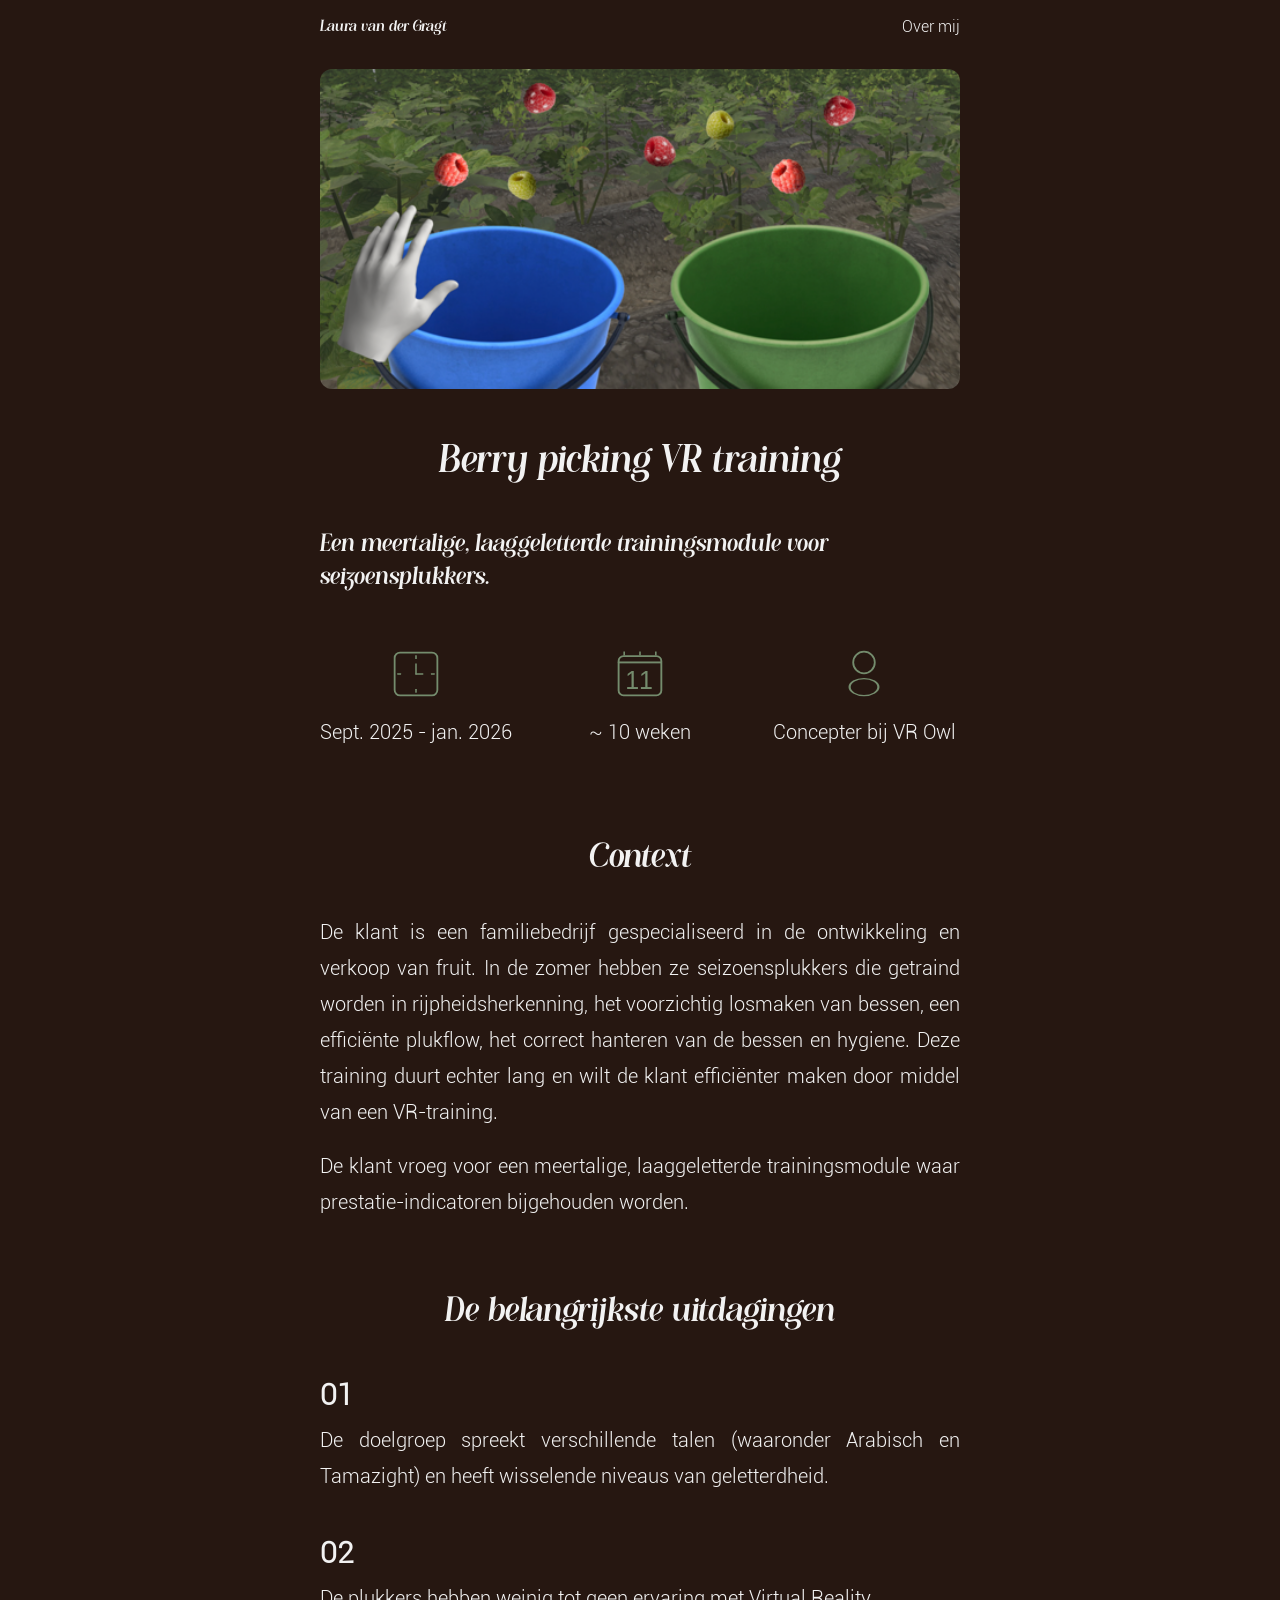
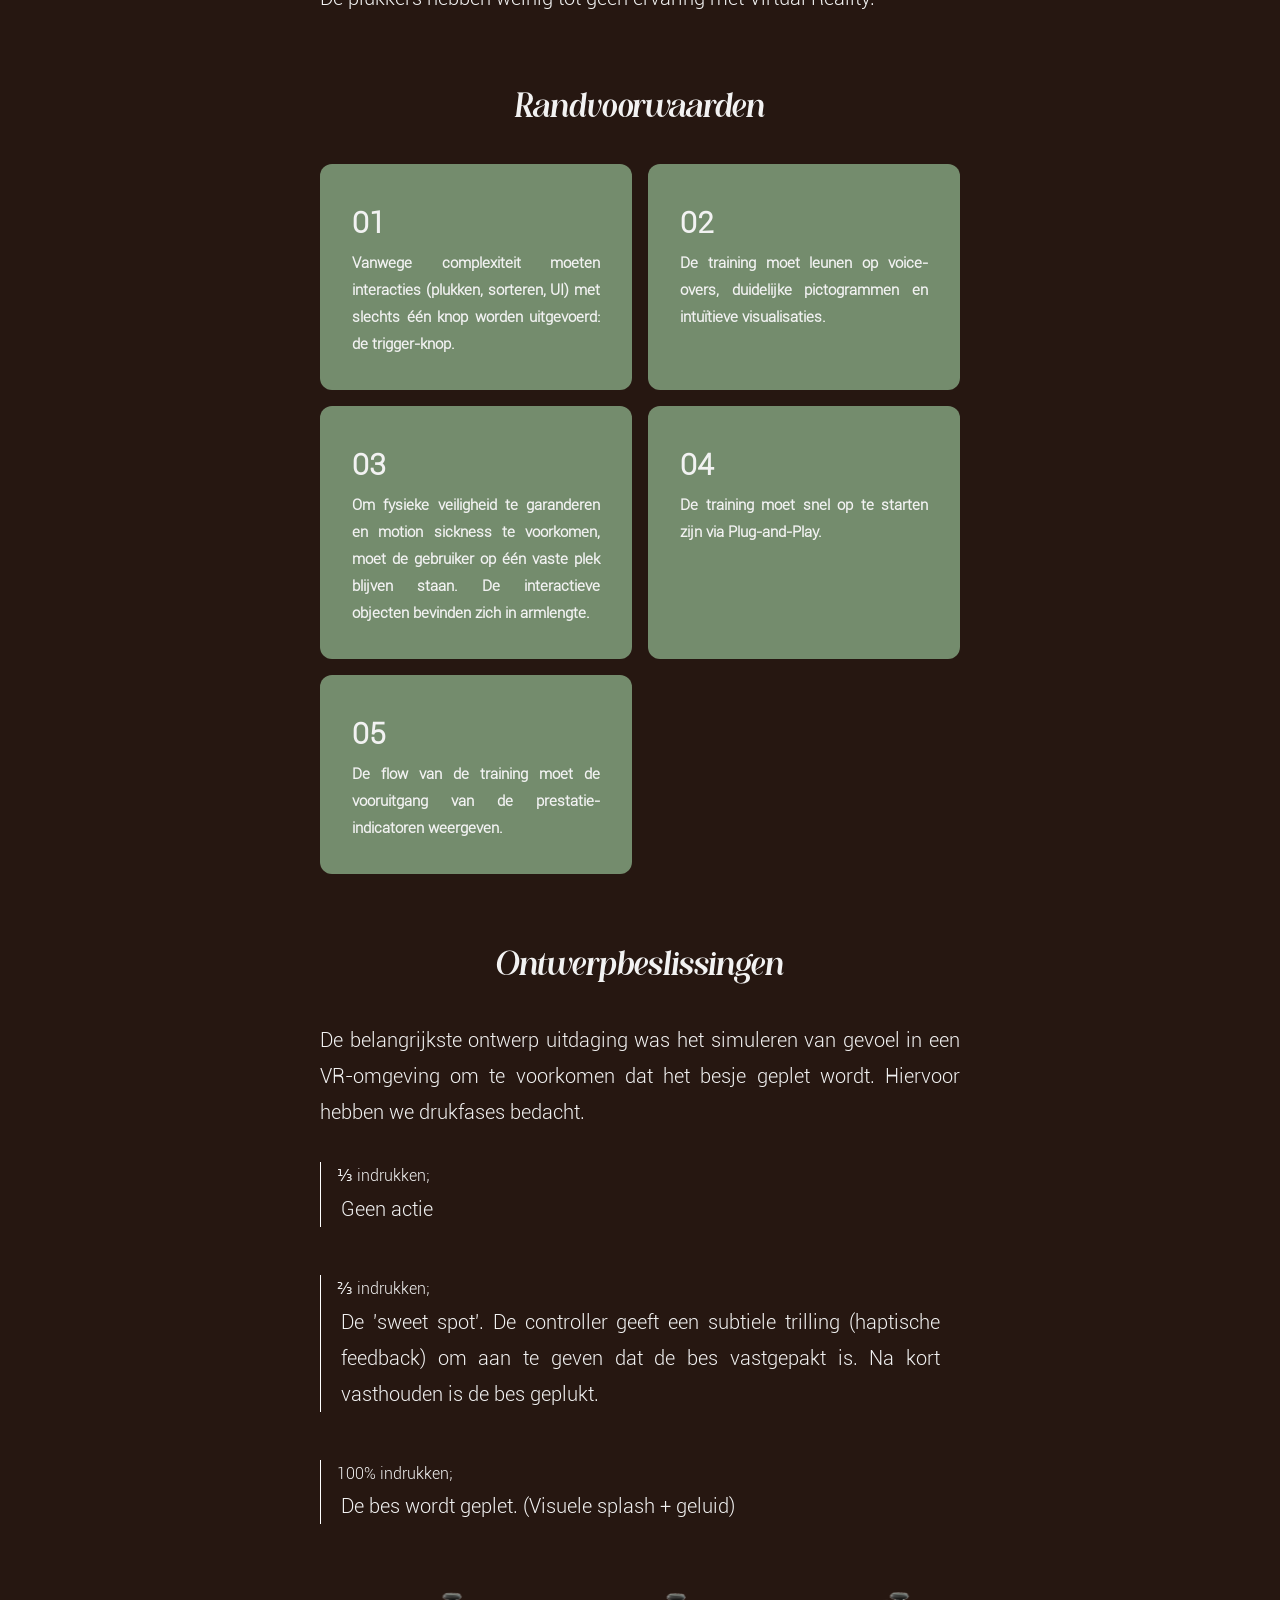
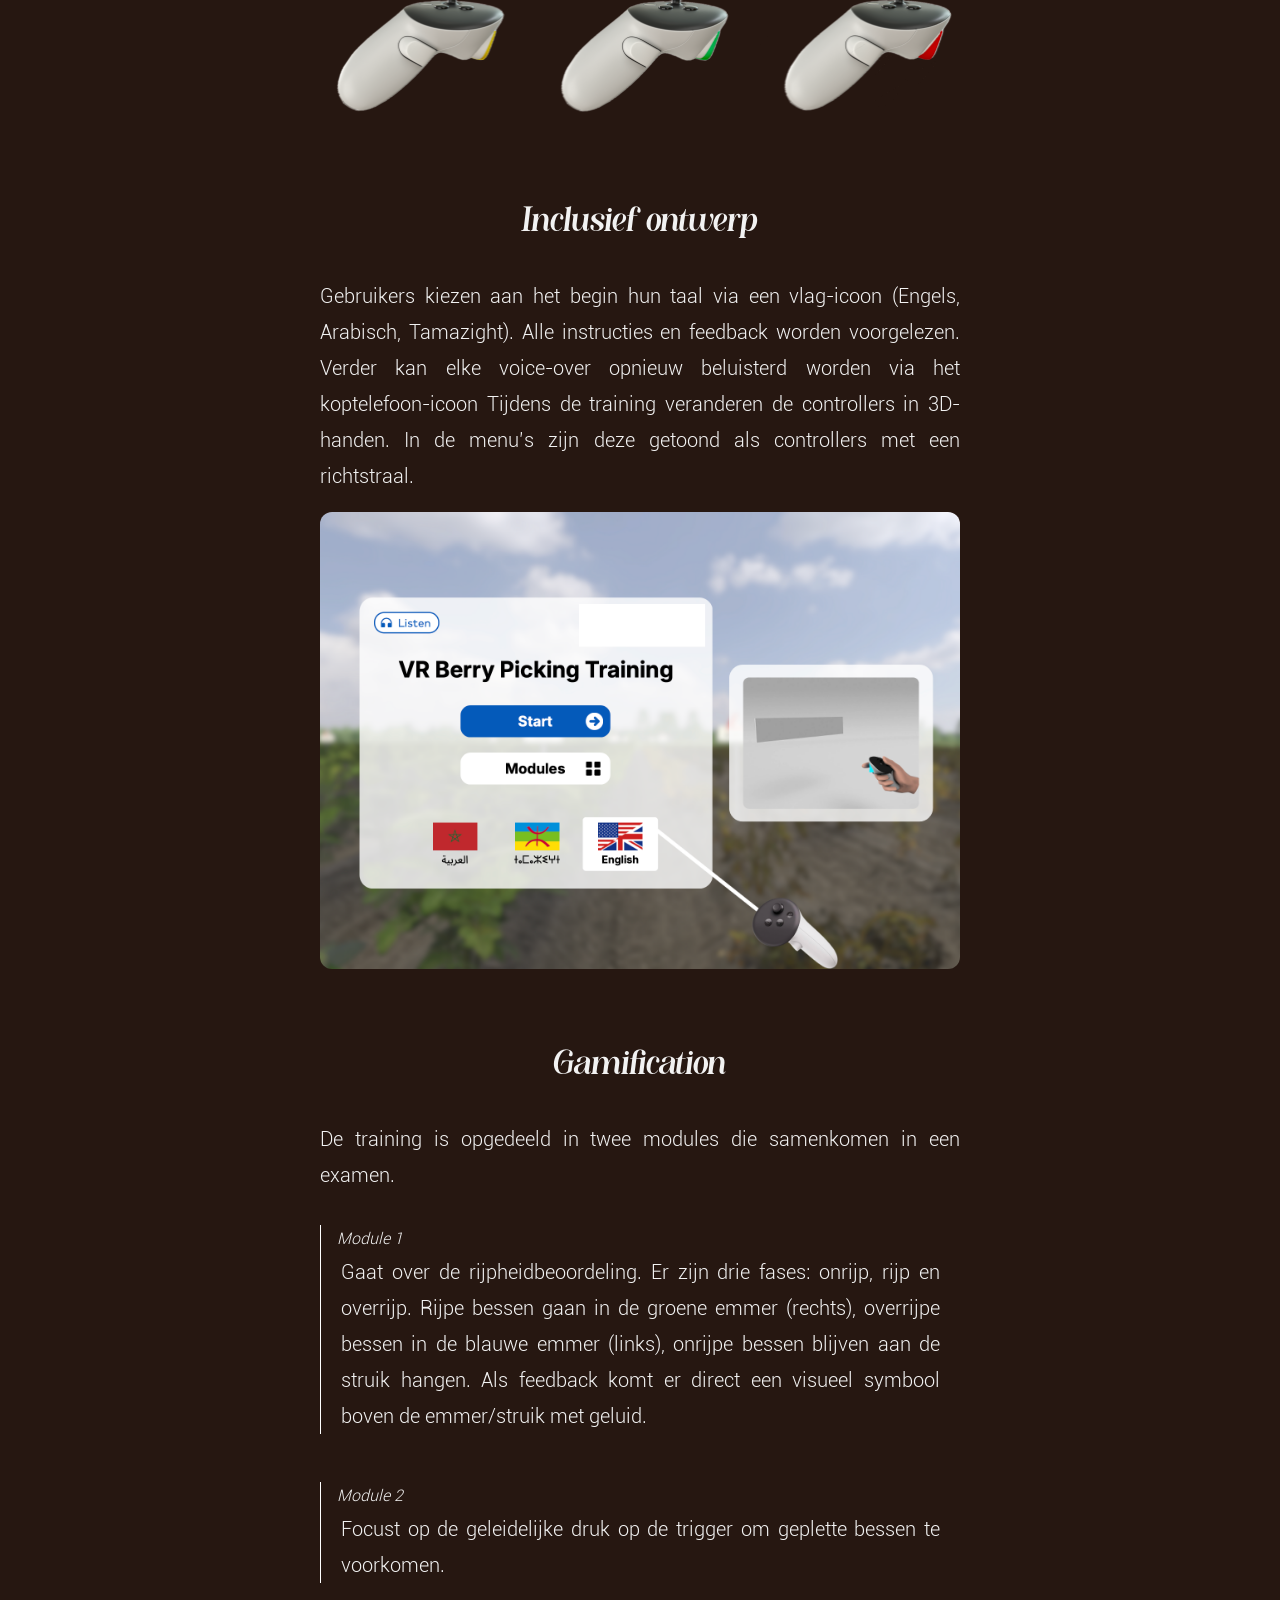
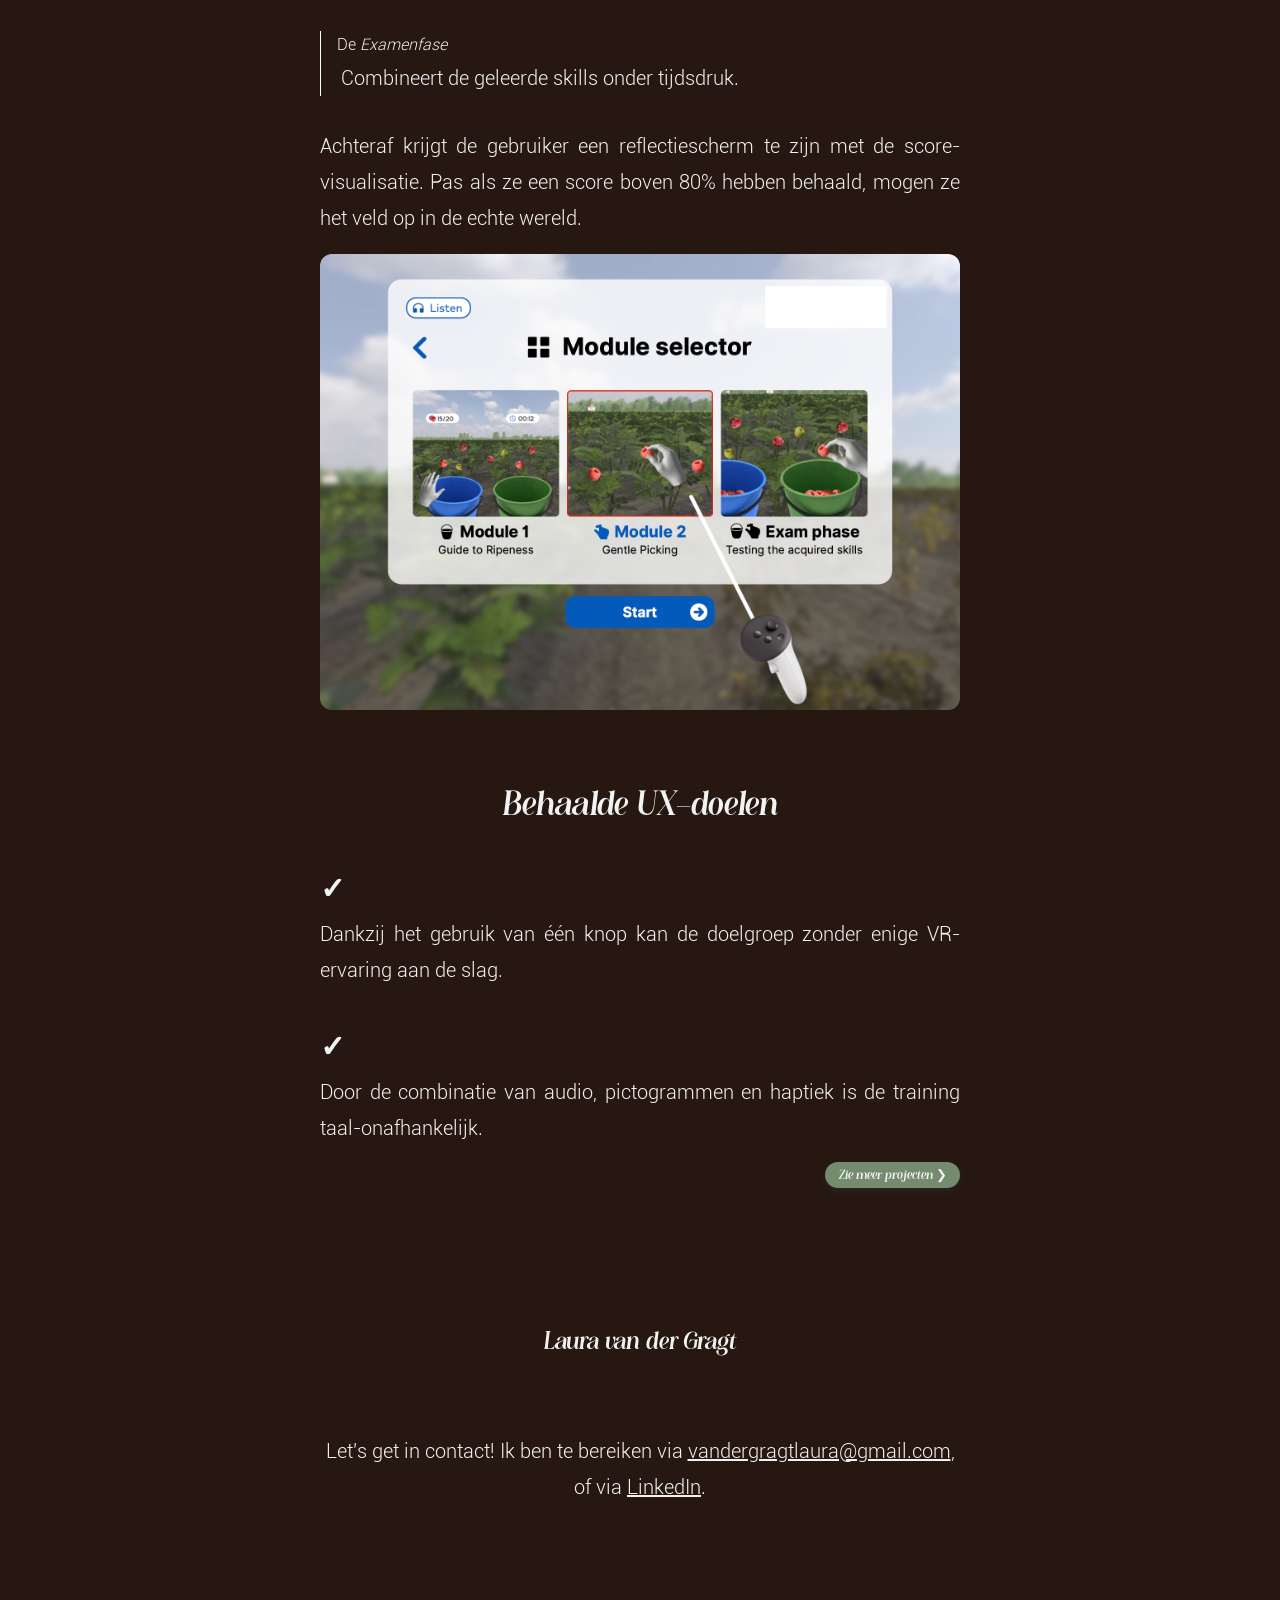
<file: html/berrypicking.html>
<!DOCTYPE html>
<html lang="nl">

<head>
    <title>Berry picking VR training - Laura van der Gragt</title>

    <meta charset="UTF-8">

    <link rel="stylesheet" type="text/css" href="../css/style.css">
    <link rel="stylesheet" type="text/css" href="../css/projecten.css">

    <meta name="viewport" content="width=device-width, initial-scale=1" />
</head>

<body>
    <header>
        <nav>
            <a href="../index.html">Laura van der Gragt</a>
            <ul>
                <li>
                    <a href="../index.html#about">Over mij</a>
                </li>
            </ul>   
        </nav>
    </header>

    <main>
        
        <section>
            <img src="../img/berrypicking-2.png" alt="Afbeelding van project">
            <h1>Berry picking VR training</h1>
        </section>

        <h2>Een meertalige, laaggeletterde trainingsmodule voor seizoensplukkers.</h2>

        <!-- Informatie case zoals tijd, wanneer en welke rol -->
        <ul>
            <li>
                <img src="../img/icons-2026/clock.svg" alt="klok icoon">
                <p>Sept. 2025 - jan. 2026</p>
            </li>
            <li>
                <img src="../img/icons-2026/calendar.svg" alt="kalender icoon">
                <p>~ 10 weken</p>
            </li>
            <li>
                <img src="../img/icons-2026/role.svg" alt="persoon icoon">
                <p>Concepter bij VR Owl</p>
            </li>
        </ul>

        <section>
            <h3>Context</h3>

            <p>De klant is een familiebedrijf gespecialiseerd in de ontwikkeling en verkoop van fruit. In de zomer hebben ze seizoensplukkers die getraind worden in rijpheidsherkenning, het voorzichtig losmaken van bessen, een efficiënte plukflow, het correct hanteren van de bessen en hygiene. Deze training duurt echter lang en wilt de klant efficiënter maken door middel van een VR-training.</p>
            <br>
            <p>De klant vroeg voor een meertalige, laaggeletterde trainingsmodule waar prestatie-indicatoren bijgehouden worden. </p>           
        </section>

        <section>
            <h3>De belangrijkste uitdagingen</h3>

            <ul class="ul-nummer">
                <li>
                    <p class="nummer">01</p>
                    <p>De doelgroep spreekt verschillende talen (waaronder Arabisch en Tamazight) en heeft wisselende niveaus van geletterdheid. </p>
                </li>
                <li>
                    <p class="nummer">02</p>
                    <p>De plukkers hebben weinig tot geen ervaring met Virtual Reality.</p>
                </li>
            </ul>

        </section>

        <section>
            <h3>Randvoorwaarden</h3>

            <ul class="bulletpoints">
                <li>
                    <p class="nummer">01</p>
                    <p>Vanwege complexiteit moeten interacties (plukken, sorteren, UI) met slechts één knop worden uitgevoerd: de trigger-knop.</p>
                </li>
                <li>
                    <p class="nummer">02</p>
                    <p>De training moet leunen op voice-overs, duidelijke pictogrammen en intuïtieve visualisaties.</p> 
                </li>
                <li>
                    <p class="nummer">03</p>
                    <p>Om fysieke veiligheid te garanderen en motion sickness te voorkomen, moet de gebruiker op één vaste plek blijven staan. De interactieve objecten bevinden zich in armlengte.</p>
                </li>
                <li>
                    <p class="nummer">04</p>
                    <p>De training moet snel op te starten zijn via Plug-and-Play.</p>
                </li>
                <li>
                    <p class="nummer">05</p>
                    <p>De flow van de training moet de vooruitgang van de prestatie-indicatoren weergeven.</p>
                </li>
            </ul>
                
        </section>


        <section>
            <h3>Ontwerpbeslissingen</h3>

            <p>De belangrijkste ontwerp uitdaging was het simuleren van gevoel in een VR-omgeving om te voorkomen dat het besje geplet wordt. Hiervoor hebben we drukfases bedacht.</p>
            
            <ul class="fases">
                <li>
                    <p>&#8531; indrukken; </p>
                    <p>Geen actie</p>
                </li>
                <li>
                    <p>&#8532; indrukken; </p>
                    <p>De 'sweet spot'. De controller geeft een subtiele trilling (haptische feedback) om aan te geven dat de bes vastgepakt is. Na kort vasthouden is de bes geplukt.</p>           
                </li>
                <li>
                    <p>100% indrukken;</p>
                    <p>De bes wordt geplet. (Visuele splash + geluid)</p>
                </li>
            </ul>
            
            <img src="../img/berrypicking/drukfases.png" alt="De drukfases visueel weergeven">
        </section>

        <section>
            <h3>Inclusief ontwerp</h3>
            <p>Gebruikers kiezen aan het begin hun taal via een vlag-icoon (Engels, Arabisch, Tamazight). Alle instructies en feedback worden voorgelezen. Verder kan elke voice-over  opnieuw beluisterd worden via het koptelefoon-icoon Tijdens de training veranderen de controllers in 3D-handen. In de menu’s zijn deze getoond als controllers met een richtstraal.</p>
            <br>
            <img src="../img/berrypicking/taalselector.png" alt="Beginpagina van de training, waar de gebruiker kan kiezen tussen talen met een instructievideo rechts.">
        </section>

        <section>
            <h3>Gamification</h3>
            <p>De training is opgedeeld in twee modules die samenkomen in een examen.</p>
            <ul class="fases">
                <li>
                    <p><i>Module 1</i></p>
                    <p>Gaat over de rijpheidbeoordeling. Er zijn drie fases: onrijp, rijp en overrijp. Rijpe bessen gaan in de groene emmer (rechts), overrijpe bessen in de blauwe emmer (links), onrijpe bessen blijven aan de struik hangen. Als feedback komt er direct een visueel symbool boven de emmer/struik met geluid.</p>
                </li>
                <li>
                    <p><i>Module 2 </i></p>
                    <p>Focust op de geleidelijke druk op de trigger om geplette bessen te voorkomen.</p>
                </li>
                <li>
                    <p>De <i>Examenfase</i></p>
                    <p>Combineert de geleerde skills onder tijdsdruk.</p>
                </li>
            </ul>
            
            <p>Achteraf krijgt de gebruiker een reflectiescherm te zijn met de score-visualisatie. Pas als ze een score boven 80% hebben behaald, mogen ze het veld op in de echte wereld.</p>
            <br>
            <img src="../img/berrypicking/moduleselector.png" alt="De UI van de module selector. Er zijn afbeeldingen te zien van iedere module. De middelste is geselecteerd.">
        </section>

        <section>
            <h3>Behaalde UX-doelen</h3>
            <ul class="ul-nummer">
                <li>
                    <p class="nummer">&checkmark;</p>
                    <p>Dankzij het gebruik van één knop kan de doelgroep zonder enige VR-ervaring aan de slag.</p>
                </li>
                <li>
                    <p class="nummer">&checkmark;</p>
                    <p>Door de combinatie van audio, pictogrammen en haptiek is de training taal-onafhankelijk.</p>
                </li>
            </ul>
        </section>
    </main>

    <a href="./bullseye.html" class="button-container">Zie meer projecten &#10095;</a>

    <footer>
        <h2>Laura van der Gragt</h2>
         <p>Let's get in contact! Ik ben te bereiken via <a href= "mailto: vandergragtlaura@gmail.com"> vandergragtlaura@gmail.com</a>, of via <a href="https://www.linkedin.com/in/laura-van-der-gragt/" target="_blank">LinkedIn</a>.</p>
    </footer>


</body>
</file>
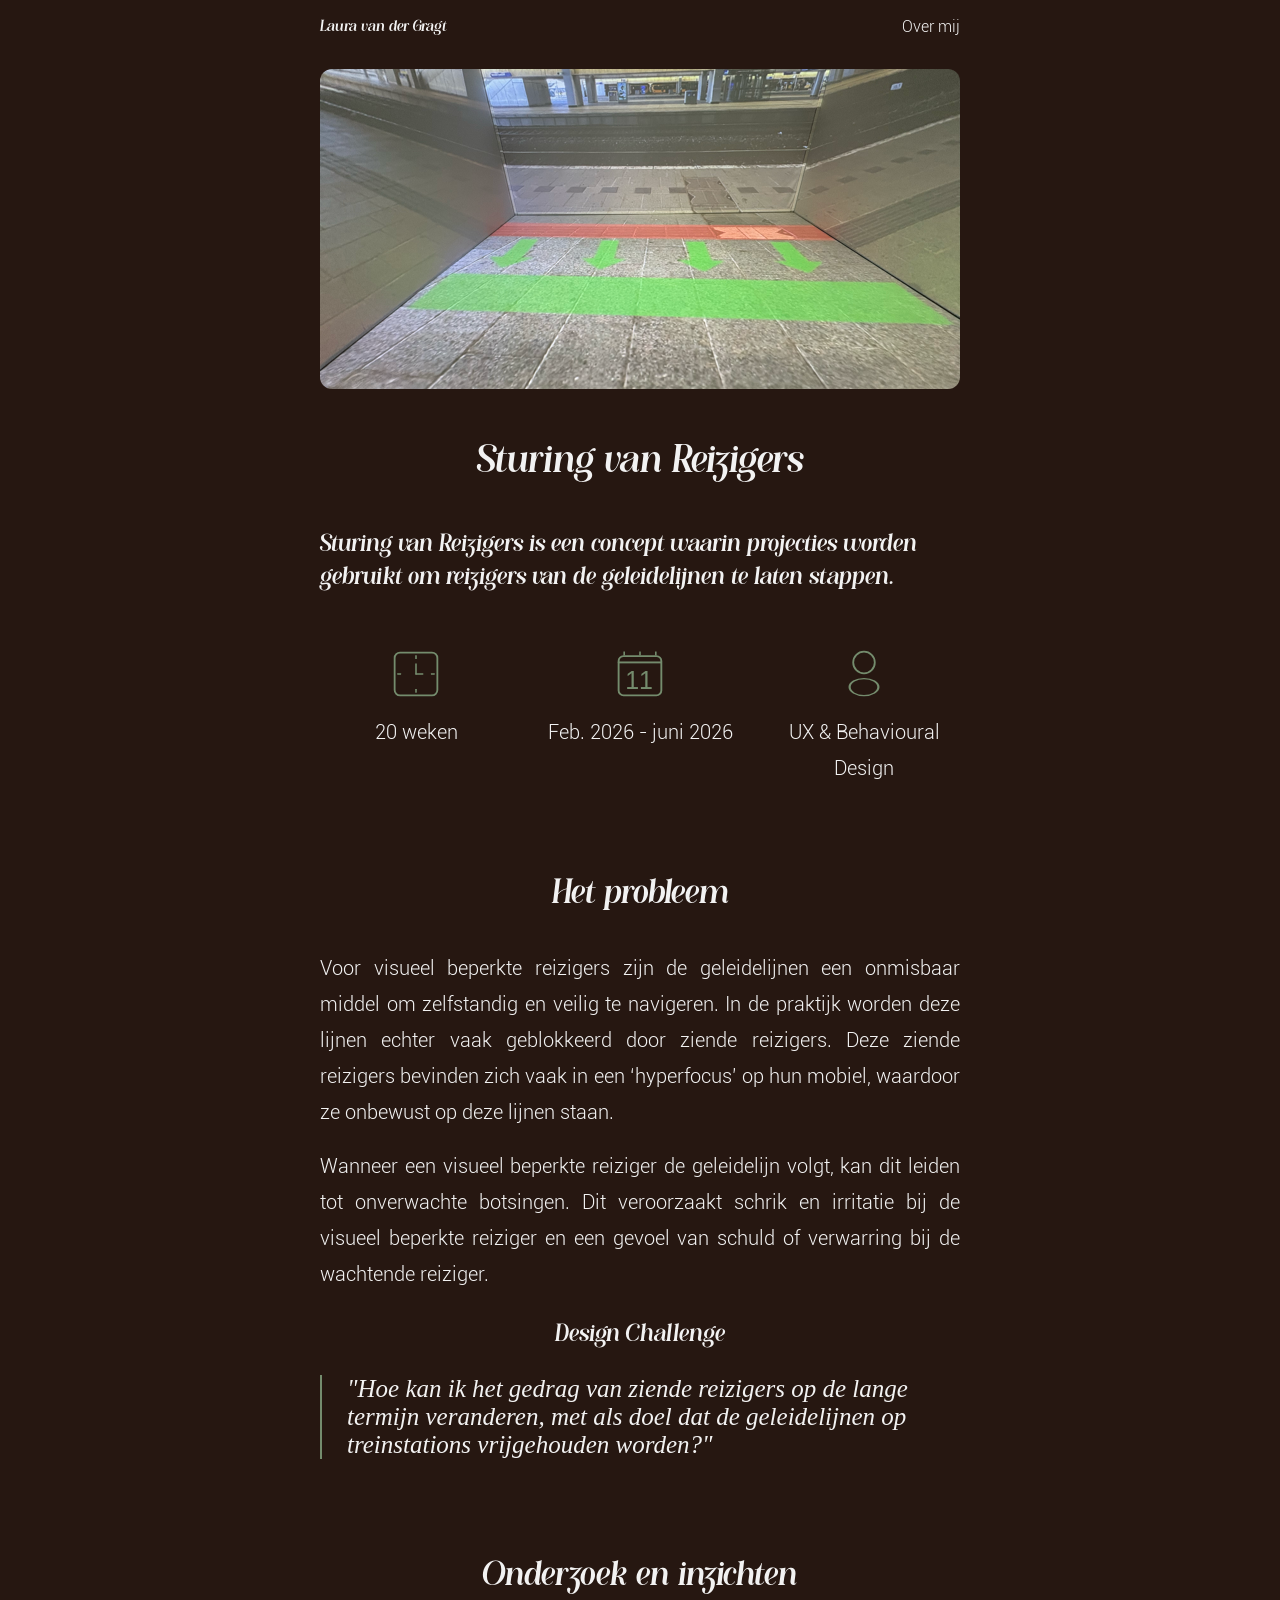
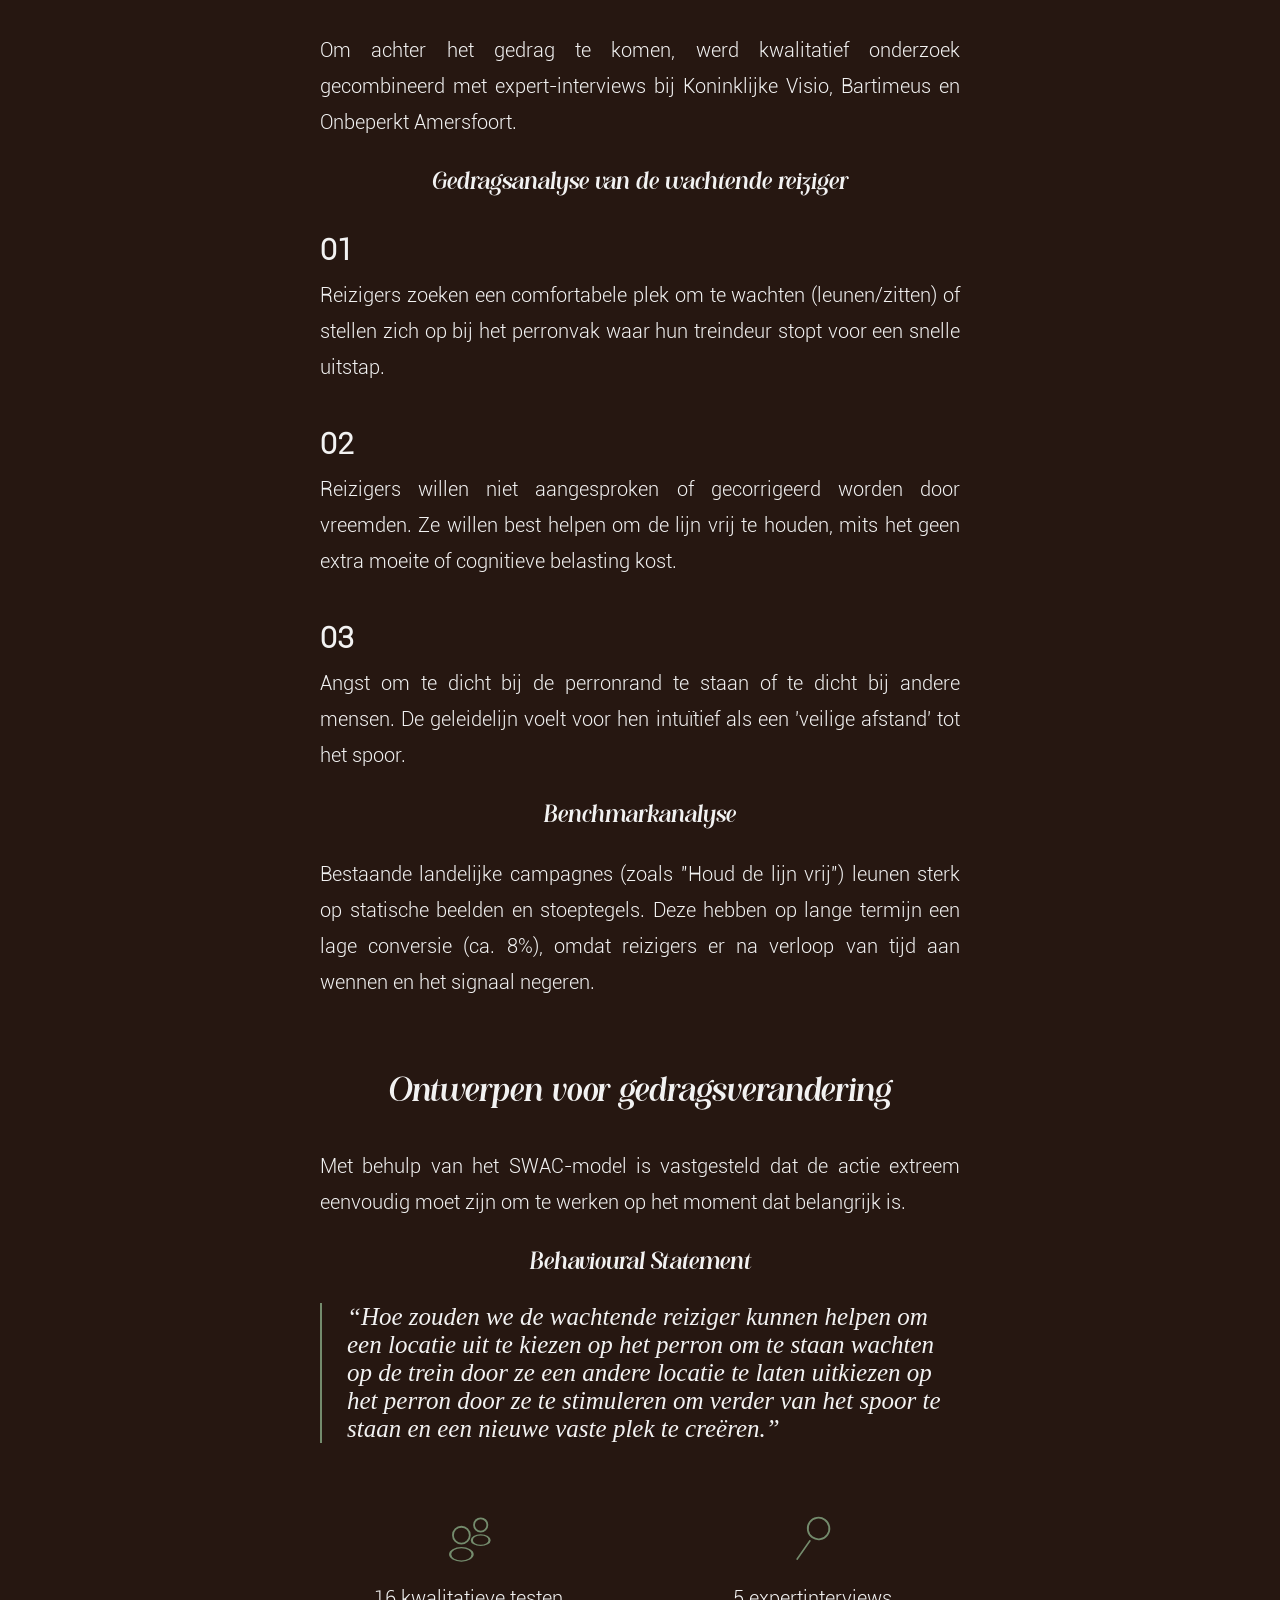
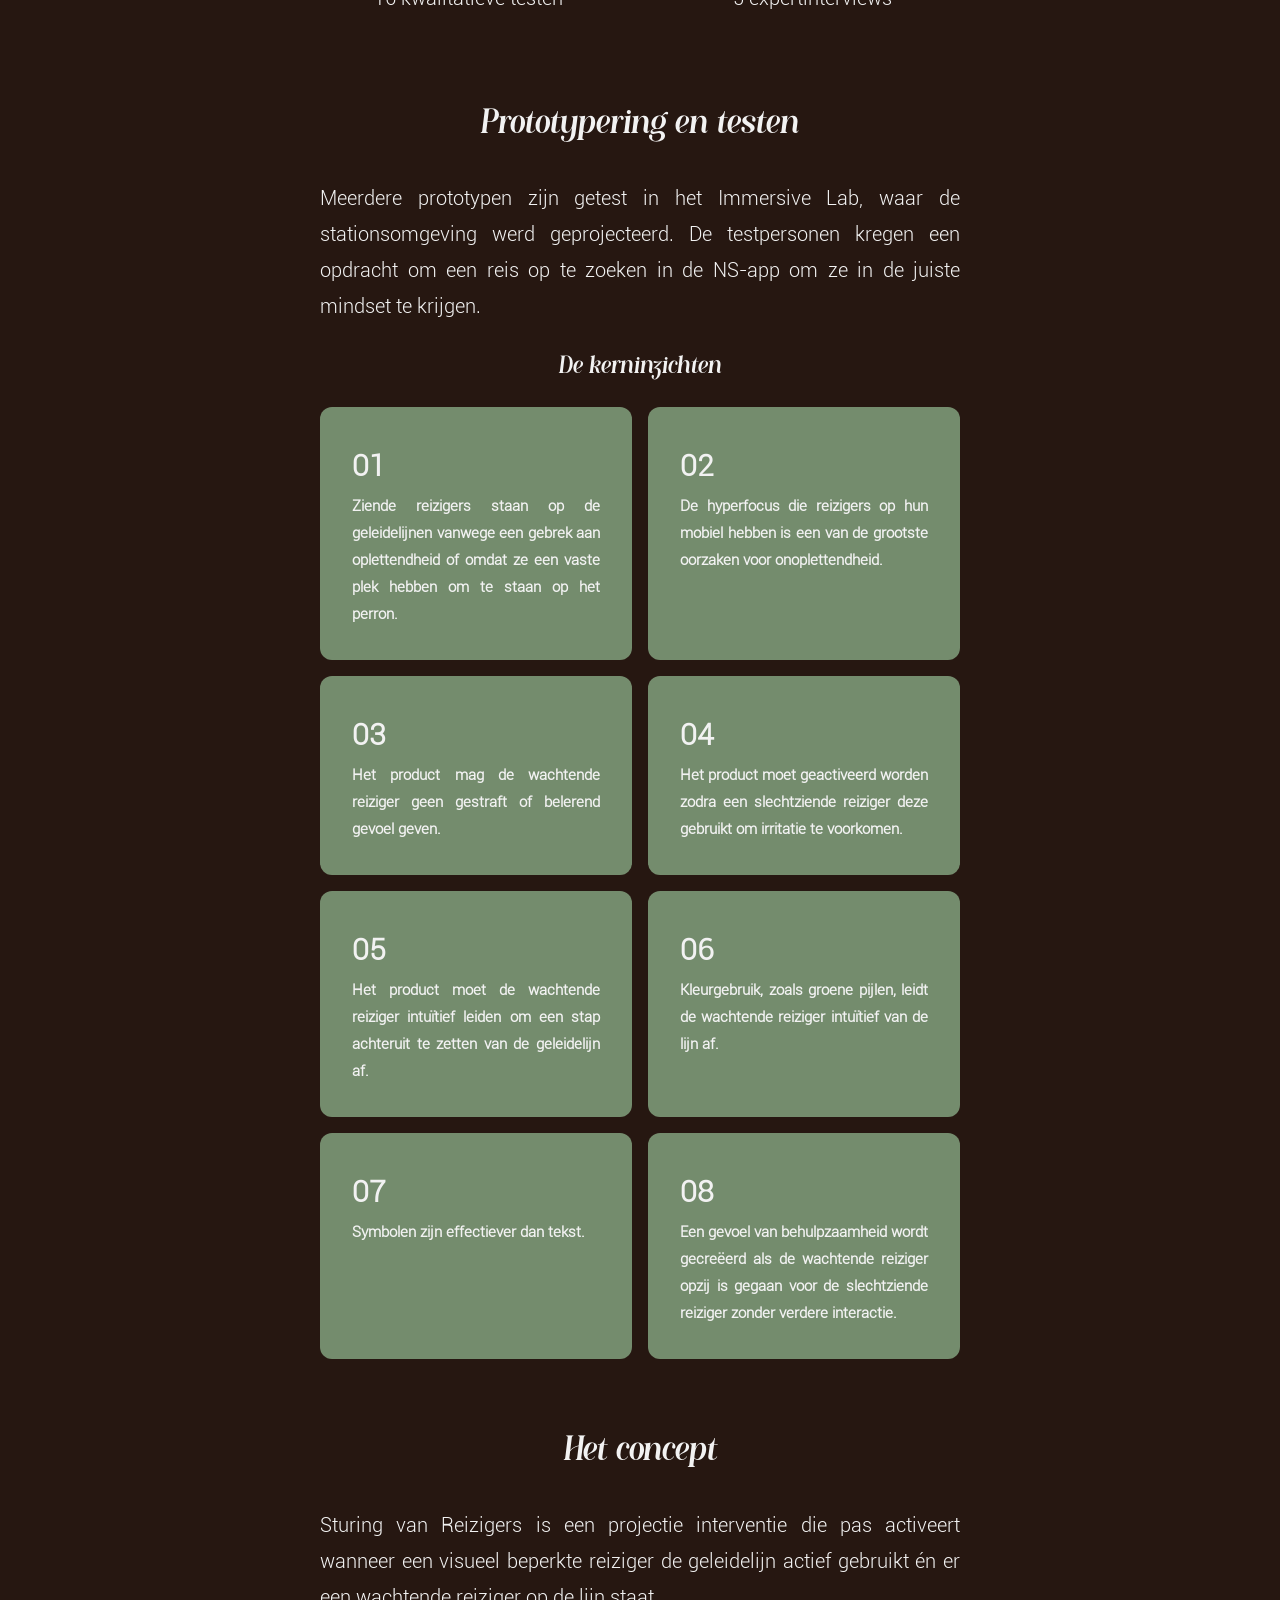
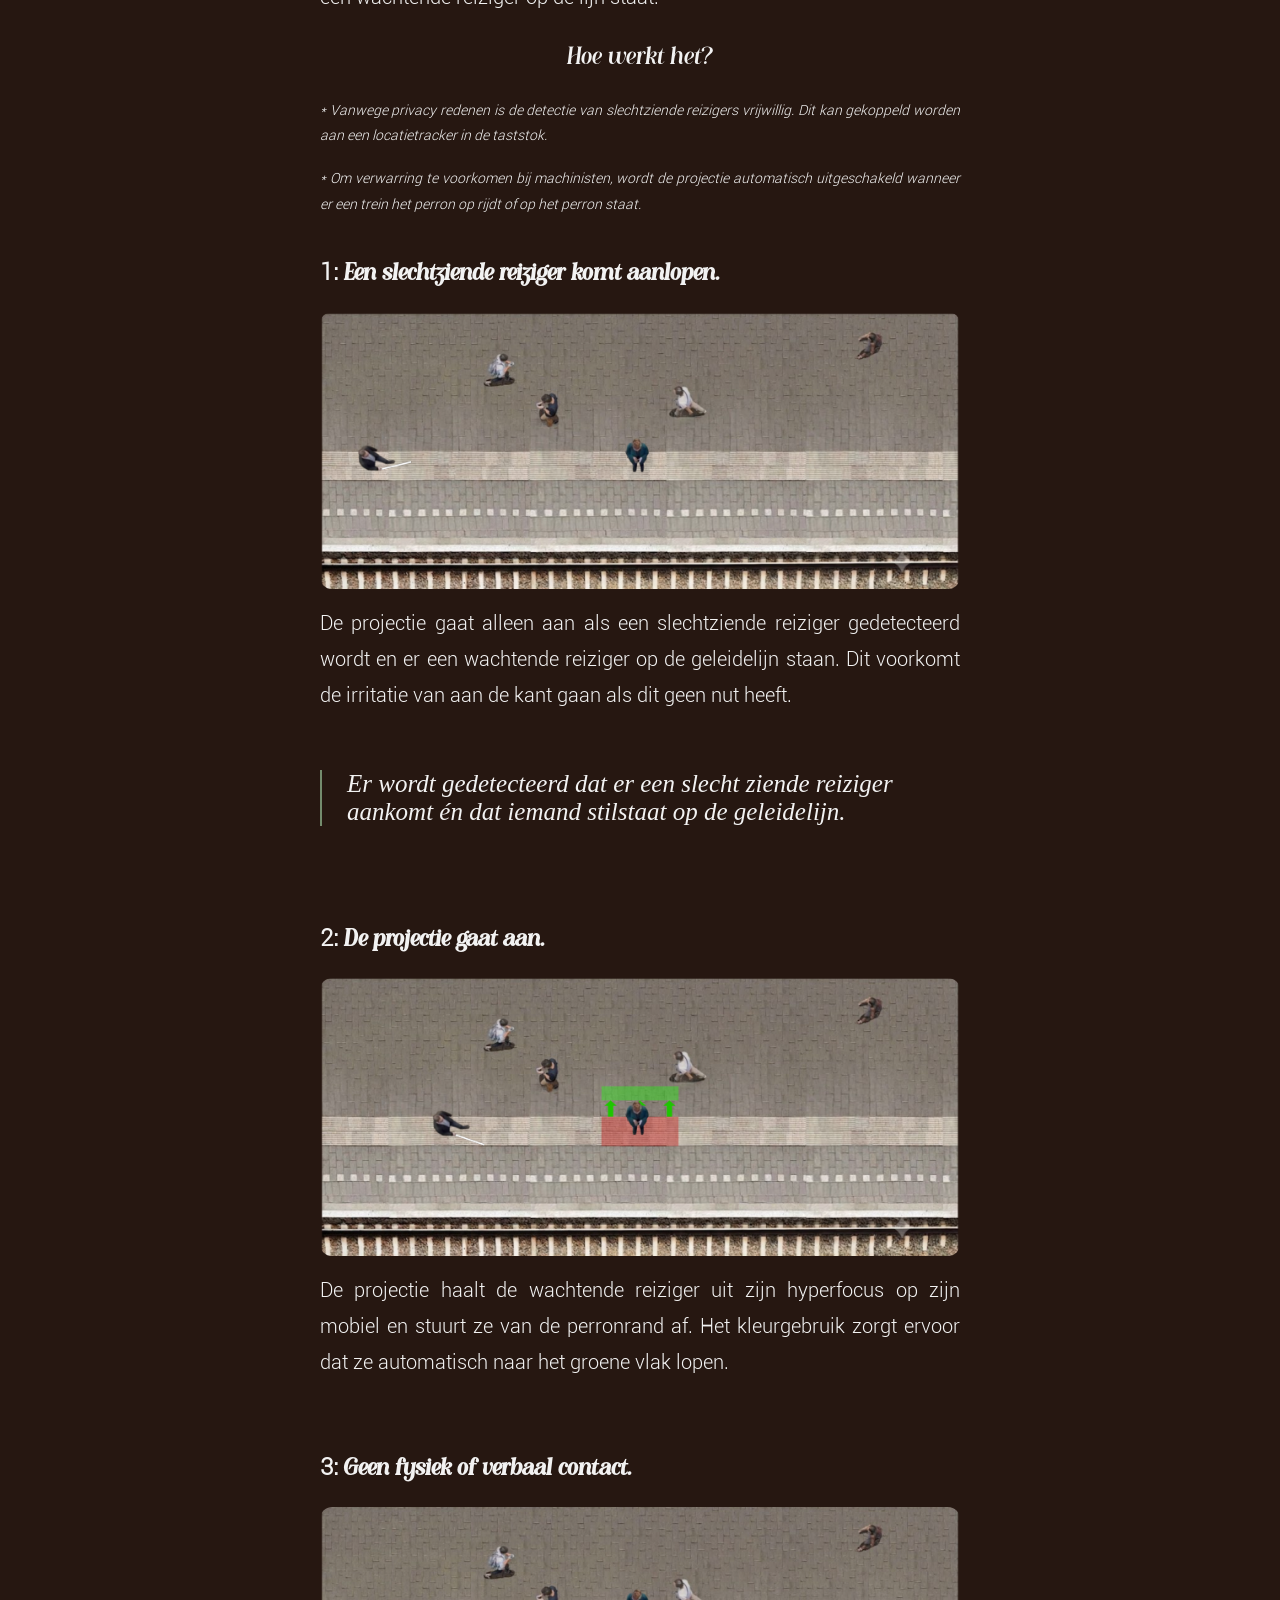
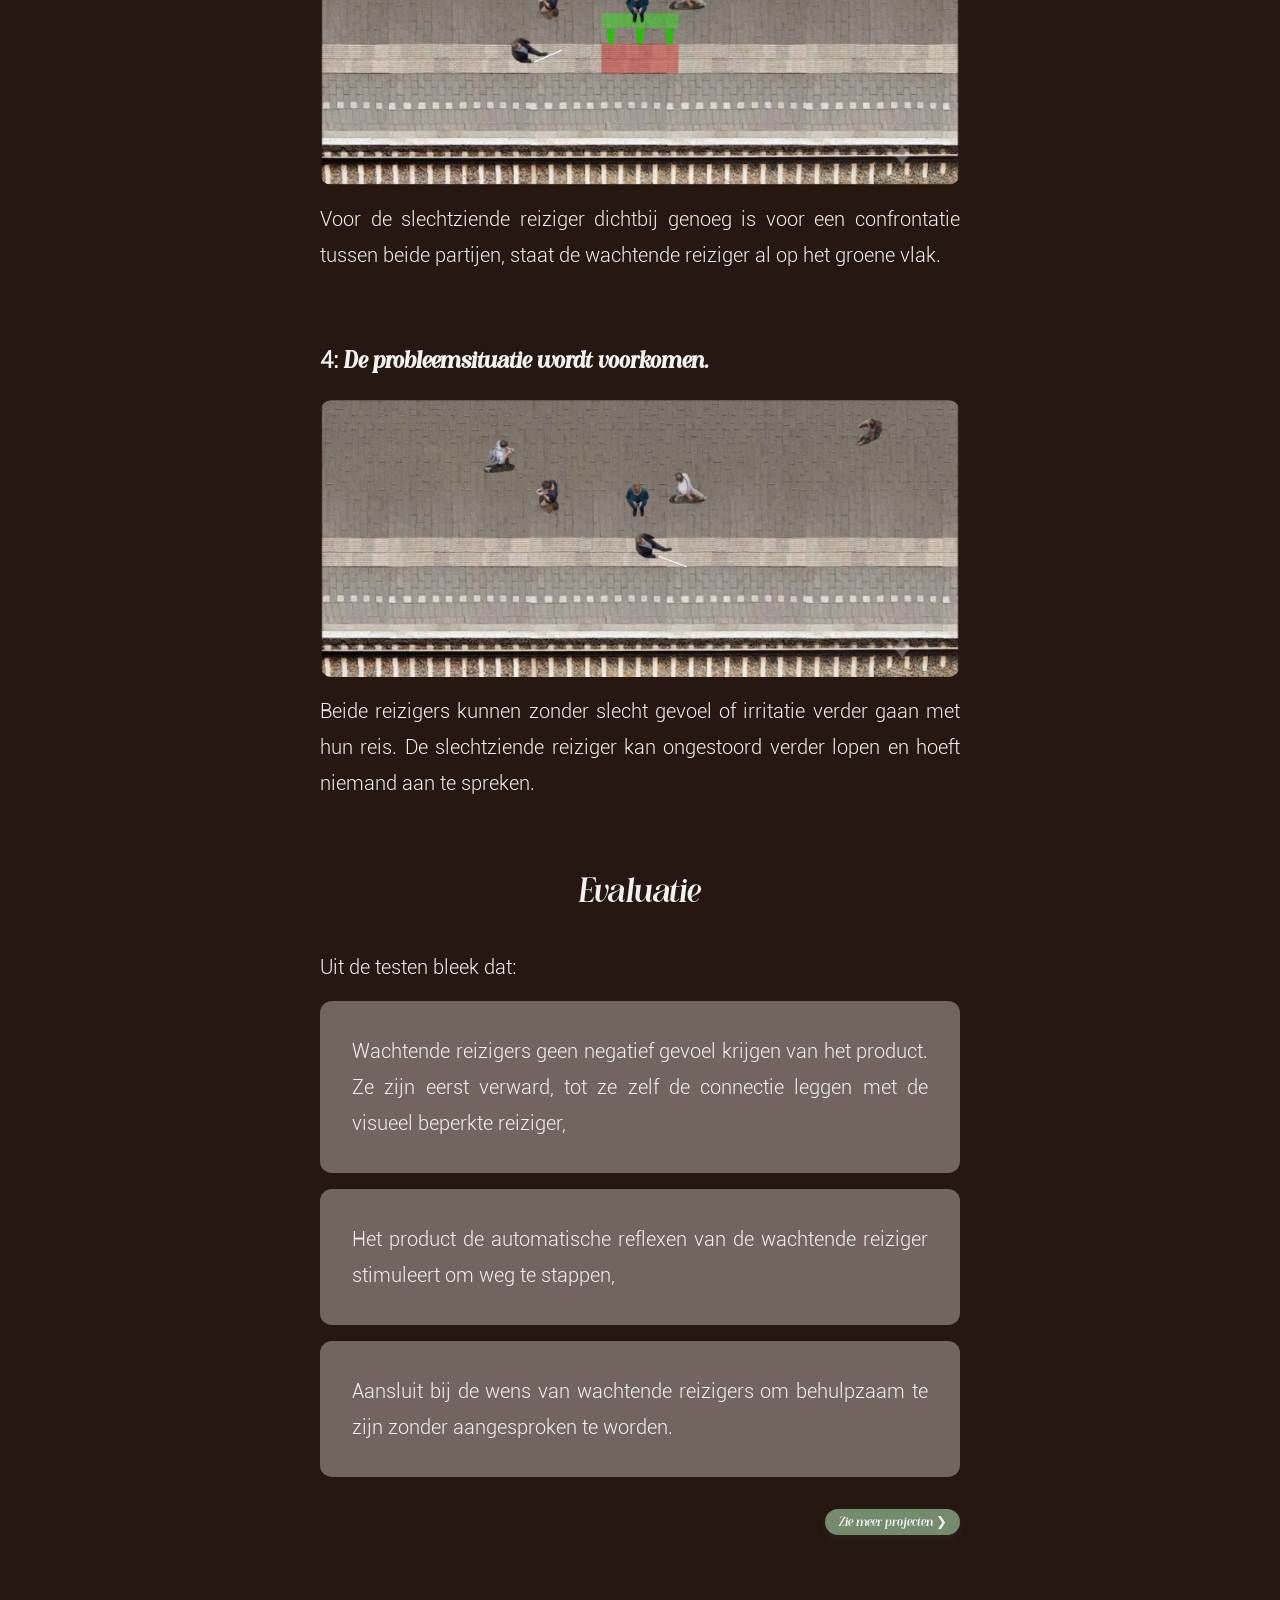
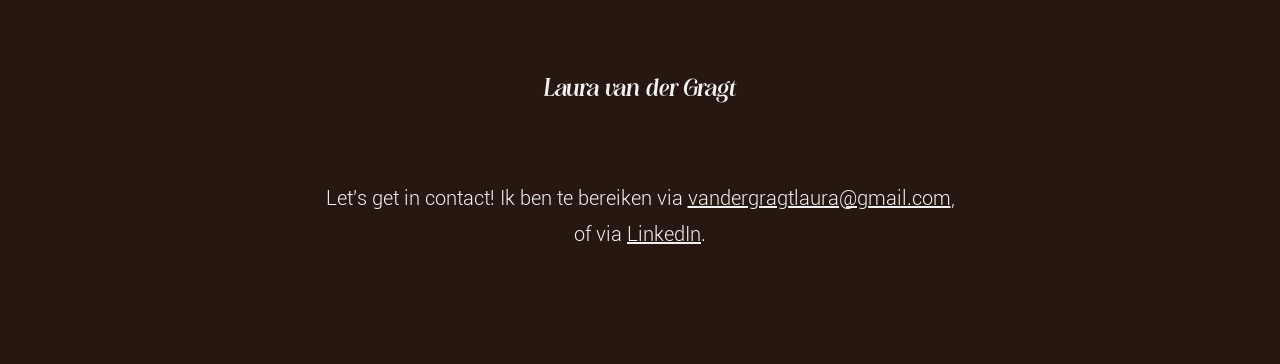
<file: html/sturing.html>
<!DOCTYPE html>
<html lang="nl">

<head>
    <title>Project - Laura van der Gragt</title>

    <meta charset="UTF-8">

    <link rel="stylesheet" type="text/css" href="../css/style.css">
    <link rel="stylesheet" type="text/css" href="../css/projecten.css">

    <meta name="viewport" content="width=device-width, initial-scale=1" />
</head>

<body>
    <header>
        <nav>
            <a href="../index.html">Laura van der Gragt</a>
            <ul>
                <li>
                    <a href="../index.html#about">Over mij</a>
                </li>
            </ul>   
        </nav>
    </header>

    <main>
        
        <section>
            <img src="../img/sturing-1.png" alt="Afbeelding van project">
            <h1>Sturing van Reizigers</h1>
        </section>

        <h2>Sturing van Reizigers is een concept waarin projecties worden gebruikt om reizigers van de geleidelijnen te laten stappen.</h2>

        <!-- Informatie case zoals tijd, wanneer en welke rol -->
        <ul>
            <li>
                <img src="../img/icons-2026/clock.svg" alt="klok icoon">
                <p>20 weken</p>
            </li>
            <li>
                <img src="../img/icons-2026/calendar.svg" alt="kalender icoon">
                <p>Feb. 2026 - juni 2026</p>
            </li>
            <li>
                <img src="../img/icons-2026/role.svg" alt="persoon icoon">
                <p>UX & Behavioural Design</p>
            </li>
        </ul>

        <section>
            <h3>Het probleem</h3>
            <p>Voor visueel beperkte reizigers zijn de geleidelijnen een onmisbaar middel om zelfstandig en veilig te navigeren. In de praktijk worden deze lijnen echter vaak geblokkeerd door ziende reizigers. Deze ziende reizigers bevinden zich vaak in een ‘hyperfocus’ op hun mobiel, waardoor ze onbewust op deze lijnen staan.</p>    
            <br>
            <p>Wanneer een visueel beperkte reiziger de geleidelijn volgt, kan dit leiden tot onverwachte botsingen. Dit veroorzaakt schrik en irritatie bij de visueel beperkte reiziger en een gevoel van schuld of verwarring bij de wachtende reiziger.</p>    
        
            <h4>Design Challenge</h4>
            <blockquote>"Hoe kan ik het gedrag van ziende reizigers op de lange termijn veranderen, met als doel dat de geleidelijnen op treinstations vrijgehouden worden?"</blockquote>
        </section>

        <section>
            <h3>Onderzoek en inzichten</h3>
            <p>Om achter het gedrag te komen, werd kwalitatief onderzoek gecombineerd met expert-interviews bij Koninklijke Visio, Bartimeus en Onbeperkt Amersfoort. </p>


            <h4>Gedragsanalyse van de wachtende reiziger</h4>
            <ul class="ul-nummer">
                <li>
                    <p class="nummer">01</p>
                    <p>Reizigers zoeken een comfortabele plek om te wachten (leunen/zitten) of stellen zich op bij het perronvak waar hun treindeur stopt voor een snelle uitstap. </p>
                </li>
                <li>
                    <p class="nummer">02</p>
                    <p>Reizigers willen niet aangesproken of gecorrigeerd worden door vreemden. Ze willen best helpen om de lijn vrij te houden, mits het geen extra moeite of cognitieve belasting kost.</p>
                </li>
                <li>
                    <p class="nummer">03</p>
                    <p>Angst om te dicht bij de perronrand te staan of te dicht bij andere mensen. De geleidelijn voelt voor hen intuïtief als een 'veilige afstand' tot het spoor.</p>
                </li>
            </ul>

            <h4>Benchmarkanalyse</h4>
            <p>Bestaande landelijke campagnes (zoals "Houd de lijn vrij") leunen sterk op statische beelden en stoeptegels. Deze hebben op lange termijn een lage conversie (ca. 8%), omdat reizigers er na verloop van tijd aan wennen en het signaal negeren. </p>
        </section>

        <section>
            <h3>Ontwerpen voor gedragsverandering</h3>
            <p>Met behulp van het SWAC-model is vastgesteld dat de actie extreem eenvoudig moet zijn om te werken op het moment dat belangrijk is.</p>
            
            <h4>Behavioural Statement</h4>
            <blockquote>“Hoe zouden we de wachtende reiziger kunnen helpen om een locatie uit te kiezen op het perron om te staan wachten op de trein door ze een andere locatie te laten uitkiezen op het perron door ze te stimuleren om verder van het spoor te staan en een nieuwe vaste plek te creëren.”</blockquote>
        </section>

        <!-- Hoe veel interviews, tests/testpersonen etc. -->
        <ul>
            <li>
                <img src="../img/icons-2026/testpersonen.svg" alt="Testpersonen icoon">
                <p>16 kwalitatieve testen</p>
            </li> 
            <li>
                <img src="../img/icons-2026/interview.svg" alt="Vergrootglas icoon">
                <p>5 expertinterviews</p>
            </li> 
        </ul>

        <section>
            <h3>Prototypering en testen</h3>
            <p>Meerdere prototypen zijn getest in het Immersive Lab, waar de stationsomgeving werd geprojecteerd. De testpersonen kregen een opdracht om een reis op te zoeken in de NS-app om ze in de juiste mindset te krijgen. </p>

             <h4>De kerninzichten</h4>
             <ul class="bulletpoints">
                <li>
                    <p class="nummer">01</p>
                    <p>Ziende reizigers staan op de geleidelijnen vanwege een gebrek aan oplettendheid of omdat ze een vaste plek hebben om te staan op het perron.</p>
                </li>
                <li>
                    <p class="nummer">02</p>
                    <p>De hyperfocus die reizigers op hun mobiel hebben is een van de grootste oorzaken voor onoplettendheid.</p>
                </li>
                <li>
                    <p class="nummer">03</p>
                    <p>Het product mag de wachtende reiziger geen gestraft of belerend gevoel geven.</p>
                </li>
                <li>
                    <p class="nummer">04</p>
                    <p>Het product moet geactiveerd worden zodra een slechtziende reiziger deze gebruikt om irritatie te voorkomen.</p>
                </li>
                <li>
                    <p class="nummer">05</p>
                    <p>Het product moet de wachtende reiziger intuïtief leiden om een stap achteruit te zetten van de geleidelijn af.</p>
                </li>
                <li>
                    <p class="nummer">06</p>
                    <p>Kleurgebruik, zoals groene pijlen, leidt de wachtende reiziger intuïtief van de lijn af.</p>
                </li>
                <li>
                    <p class="nummer">07</p>
                    <p>Symbolen zijn effectiever dan tekst.</p>
                </li>
                <li>
                    <p class="nummer">08</p>
                    <p>Een gevoel van behulpzaamheid wordt gecreëerd als de wachtende reiziger opzij is gegaan voor de slechtziende reiziger zonder verdere interactie.</p>
                </li>
             </ul>
        </section>

        <section>
            <h3>Het concept</h3>
            <p>Sturing van Reizigers is een projectie interventie die pas activeert wanneer een visueel beperkte reiziger de geleidelijn actief gebruikt én er een wachtende reiziger op de lijn staat.</p>

            <!-- <img src="../img/sturing-storyboard/bord1.png" alt="Bovenaanzicht van perron. Een wachtende reiziger is te zien op de geleidelijn"> -->
            
            <h4>Hoe werkt het?</h4>
            <p class="disclaimer">* Vanwege privacy redenen is de detectie van slechtziende reizigers vrijwillig. Dit kan gekoppeld worden aan een locatietracker in de taststok.</p>
            <br>
            <p class="disclaimer">* Om verwarring te voorkomen bij machinisten, wordt de projectie automatisch uitgeschakeld wanneer er een trein het perron op rijdt of op het perron staat.</p>
            
            <ol class="storyboard">
                <li>
                    <h5><span class="storyboardspan">1:</span> Een slechtziende reiziger komt aanlopen.</h5> 
                    
                    <img src="../img/sturing-storyboard/bord2.png" alt="Wachtende reiziger staat nog op de geleidelijn. Slechtziende reiziger komt aanlopen. Tekst: 'Het product gaat alleen aan als een slechtziende reiziger gedetecteerd wordt en er een wachtende reiziger op de geleidelijn staan. Dit voorkomt de irritatie van aan de kant gaan als dit geen nut heeft.'">
                    
                    <ul class="storyboard-ul">
                        <li>
                           <p>De projectie gaat alleen aan als een slechtziende reiziger gedetecteerd wordt en er een wachtende reiziger op de geleidelijn staan. Dit voorkomt de irritatie van aan de kant gaan als dit geen nut heeft.</p>
                        </li>
                        <li>
                           <blockquote>Er wordt gedetecteerd dat er een slecht ziende reiziger aankomt én dat iemand stilstaat op de geleidelijn.</blockquote>
                        </li>
                    </ul>
                </li>

                <li>
                    <h5><span class="storyboardspan">2: </span> De projectie gaat aan.</h5> 
                    <img src="../img/sturing-storyboard/bord3.png" alt="Slechtziende reiziger komt aanlopen. Projectie gaat aan. Rode projectie op de geleidelijn met groene pijlen die de wachtende reiziger leiden naar het groene vlak achter de lijn. Teksten: 'Het kleurgebruik voegt toe aan het intuïtieve, waardoor de doelgroep automatisch richting het groene vlak loopt.', 'Voor de probleemsituatie plaatsvindt, wordt de wachtende reiziger uit de hyperfocus gehaald door de projectie.', 'Het product kan via zicht ervaren worden.', 'De projectie stuurt de wachtende reiziger verder van de perronrand af.' ">
                    
                    <ul class="storyboard-ul">
                        <li>
                            <p>De projectie haalt de wachtende reiziger uit zijn hyperfocus op zijn mobiel en stuurt ze van de perronrand af. Het kleurgebruik zorgt ervoor dat ze automatisch naar het groene vlak lopen.</p>
                        </li>
                    </ul>      

                </li>

                <li>
                    <h5><span class="storyboardspan">3:</span> Geen fysiek of verbaal contact.</h5>  
                    <img src="../img/sturing-storyboard/bord4.png" alt="Wachtende reiziger stapt op het groene vlak. Teksten: 'In totaal duurt het terugstappen minder dan ~5 seconden en werkt het intuïtief.', 'De wachtende reiziger legt de connectie tussen de geleidelijn en de visueel beperkte reiziger. Ze weten nu waarom ze aan de kant gaan en willen hiermee helpen.'">
                    
                    <ul class="storyboard-ul">
                        <li>
                            <p>Voor de slechtziende reiziger dichtbij genoeg is voor een confrontatie tussen beide partijen, staat de wachtende reiziger al op het groene vlak.</p>
                        </li>
                    </ul>
                    
                </li>

                <li>
                    <h5><span class="storyboardspan">4:</span> De probleemsituatie wordt voorkomen.</h5>  
                    <img src="../img/sturing-storyboard/bord5.png" alt="Slechtziende reiziger loopt door. Teksten: ' Er is nu geen 'confrontatie' meer tussen de wachtende en de visueel beperkte reiziger. Er is dus geen fysiek of verbaal contact.', 'Uit testen blijkt dat de doelgroep dit geen negatief gevoel geeft. Ze zijn eerst verward, tot ze de connectie leggen met de visueel beperkte reiziger.', 'De slechtziende reiziger kan ongestoord verder lopen.', 'De visueel beperkte reiziger hoeft niemand aan te spreken om aan de kant te gaan.'">
                    
                    <ul class="storyboard-ul">
                        <li>
                            <p>Beide reizigers kunnen zonder slecht gevoel of irritatie verder gaan met hun reis. De slechtziende reiziger kan ongestoord verder lopen en hoeft niemand aan te spreken.</p>
                        </li>
                    </ul>

                </li>
            </ol>
        </section>

        <section>
            <h3>Evaluatie</h3>
            <p>Uit de testen bleek dat:</p>
            <ul class="results">
                <li>
                    <p>Wachtende reizigers geen negatief gevoel krijgen van het product. Ze zijn eerst verward, tot ze zelf de connectie leggen met de visueel beperkte reiziger,</p>
                </li>
                <li>
                    <p>Het product de automatische reflexen van de wachtende reiziger stimuleert om weg te stappen,</p>
                </li>
                <li>
                    <p>Aansluit bij de wens van wachtende reizigers om behulpzaam te zijn zonder aangesproken te worden. </p>
                </li>
            </ul>
        </section>
    </main>

    <a href="./berrypicking.html" class="button-container">Zie meer projecten &#10095;</a>

    <footer>
        <h2>Laura van der Gragt</h2>
         <p>Let's get in contact! Ik ben te bereiken via <a href= "mailto: vandergragtlaura@gmail.com"> vandergragtlaura@gmail.com</a>, of via <a href="https://www.linkedin.com/in/laura-van-der-gragt/" target="_blank">LinkedIn</a>.</p>
    </footer>


</body>
</file>
<file: css/style.css>
@charset "UTF-8";

* {
    box-sizing: border-box;
    padding: 0;
    margin: 0;

    color: var(--main-color);
}

:root {
    --header-color: #F2F2F2;
    --highlight: #748C6D;

    --main-color: #F2F2F2;
    
    --background-color: #261711;

    --ervaring-background: #72655F;

    --figcaption-a:#748C6D;
    --figcaption-a-hover: #72655F;

    --contact-background: #748C6D;
    --contact-text: #F2F2F2;
    --contact-background-hover: #72655F;

}

/* bodytext */
@font-face {
    font-family: "BodoniXT";
    src: url(../fonts/Roboto-Light.ttf);
}

/* headers */
@font-face {
    font-family: "Montella";
    src: url(../fonts/Milesdane.otf);
}

body {
    background-color: var(--background-color);
    width: 85%;
    margin: auto;
    /* display: flex; */
    /* align-items: center;
    justify-content: center; */
}

html {
  scroll-behavior: smooth;
}

img {
    width: 100%;
}





h1, h2, h3, h4, p {
    color: var(--header-color);
    font-weight:lighter;
}

h1, h2, h3, h4, h5 {
    font-family: "Montella";

    /* margin: 1em 0; */
}

h1 {
    font-size: 40px;
}

h2 {
    font-size: 25px;
}

h3 {
    font-size: 20px;
}

p {
    font-family: "BodoniXT";
    /* font-family: Arial, Helvetica, sans-serif; */
    line-height: 1.8em;
    font-size: 20px;
}  

i {
    padding-right: 4px;
}




header {
    position: sticky; 
    z-index: 1000; 
    padding: 1em 0 0 0;
}

/* Stijl voor de navigatie */
header nav {
    display: flex;
    justify-content: space-between; 
    align-items: center; 

    font-size: 1.em;
}

/* Logo */
header nav > a {
    color: var(--main-color);
    text-decoration: none; 

    font-family: "Montella";
}

/* Stijl voor de navigatielinks */
header nav ul {
    list-style: none; 
    display: flex; 
    gap: 1.5rem; 
}

header nav ul a, header nav button {
    font-family: "BodoniXT";

    text-decoration: none; 
    color: var(--main-color); 
    /* font-size: 1rem; */
    /* transition: color 0.3s ease;  */
}

/* header nav ul a:hover, header nav button:hover {
    color: var(--header-hover-color-text); 
} */



.highlight {
    font-family:"Montella";
    color: var(--highlight);
} 



/* Case study knop */
.button-container {
    text-align: center;
    align-self: center;

    display: table;
    margin: 0 0 0 auto;
    right: 0;
    padding: .3em 1em;

    border-radius: 36px;
    background-color: var(--figcaption-a);

    text-decoration: none;
    font-family: "Montella";
    color: var(--main-color);
    font-weight: lighter;
    font-size:smaller;
    
    filter:
    drop-shadow(0 3px 3px #3333336a);

    transition: .2s ease;

    cursor: pointer;


}

.button-container:hover {
    background-color: var(--figcaption-a-hover);

}








.ervaring-grid {
    display: flex;
    justify-content: left;
    align-items: center;

    flex-direction: column;

    gap: 1em;

    margin: 1em 0 1em 0
}

.ervaring-grid li {
    display: grid;
    grid-template-columns: 3em auto;
    grid-template-rows: auto auto;

    width: 100%;

    background-color: var(--ervaring-background);

    padding: 1em;
    border-radius: 20px;
}



.ervaring-grid h4 {
    font-size: 1.2em;
    font-family: "Montella"
}

.ervaring-grid p {
    white-space: pre-line;
    grid-row: 2;
    grid-column: 2;
}

.ervaring-grid li img {
    order: -1;
    width: 2em;

    filter: invert();
}




blockquote {
    border-left: 2px solid var(--highlight);
    padding-left: 1em;
    margin: 1em 0;

    font-style: italic;
    font-size: 25px;
}


.contactknop {
    font-family: "Montella";

    display: inline-block;
    
    margin: 1em 0;
    padding: 1em;
    border-radius: 36px;

    color: var(--contact-text);
    background-color: var(--contact-background);

    transition: .2s ease;
}

.contactknop:hover {
   background-color: var(--contact-background-hover); 

   /* transition: .2s linear; */
}





footer {
    text-align: center; 
    padding: 7em 0; 
    width: 100%;

    color: var(--main-color);
}

footer h2 {
    font-family: "Montella";

    padding-bottom: 2em;
}

@media screen and (min-width: 1100px) {
    .ervaring-grid {
        flex-direction: row;
    }
}

@media screen and (min-width: 800px) {
    body {
        width: 50%;
    }
}
</file>
<file: css/projecten.css>
:root {
    --results-background: #72655F;
}


main section:first-of-type img {
    width: 100%;
    height: 20em;

    object-fit: cover;

    margin: 2em 0 0 0;

    border-radius: 12px;
}


h1, h2, h3, h4, h5 {
    margin: 1em 0;
}



h1 {
    font-family: "Montella";
}

h3 {
    font-size: 35px;
}

h4 {
    font-size: 25px;
}

p {
    text-align: justify;
}



main > section:not(:first-of-type) {
    padding: 1em 0 1em 0;
}

main section img {
    border-radius: 12px;
}




/* Statistieken grids */

main > ul:first-of-type {
    list-style: none;
    display: grid;
    grid-template-columns: repeat(3, 1fr);
    gap: 2em;
    padding: 2em 0;
}

main > ul:first-of-type p{
    text-align: center;
}

main > ul:first-of-type li, main > ul:nth-of-type(2) li {
    display: flex;
    flex-direction: column;
    align-items: center;
    text-align: center;
}

main > ul:first-of-type li img, main >ul:nth-of-type(2) li img {
    width: 4em;
    height: 4em;
    padding-bottom: 1em;

    filter: invert(57%) sepia(14%) saturate(598%) hue-rotate(61deg) brightness(89%) contrast(86%);
}

main > ul:nth-of-type(2) {
    list-style: none;
    display: grid;
    grid-template-columns: repeat(2, 1fr);
    gap: 3em;
    padding: 2em 0;
}

main > ul:nth-of-type(2) p {
    text-align: center;
}







.ul-nummer {
    list-style: none;
    display: flex;
    flex-direction: column;
    gap: 2em;
}

.nummer, .bulletpoints .nummer, .storyboard-ul .nummer {
    font-size: 30px;
    font-weight:bold;
}




.bulletpoints {
    display: flex;
    flex-direction: column;
    gap: 1em;

    list-style: none;
}

.bulletpoints li {
    background-color: var(--highlight);

    border-radius: 12px;
    padding: 2em;
}


.bulletpoints li p {
    font-size: 15px;
    font-weight: bold;
}









.disclaimer {
    font-size: 14px;
    font-style: italic;
}


.storyboard {
    display: flex;
    flex-direction: column;
    gap: 3em;
}


.storyboard h5 {
    font-size: 24px;
}

.storyboard > li {
    display: flex;
    flex-direction: column;
}

.storyboard > li:first-of-type {
    margin-top: 1em;
}

.storyboard > li img{
    width: 100%;
}

.storyboard-ul {
    display: flex;
    flex-direction: column;
    gap: 1em;
}

.storyboard-ul li{
    list-style: none;
    padding-top: 1em;
}


.storyboardspan {
    font-family:"BodoniXT";
}



.results {
    display: flex;
    flex-direction: column;
    gap: 1em;

    padding: 1em 0;
}

.results li {
    background-color: var(--results-background);
    border-radius: 12px;
    padding: 2em;

    list-style: none;
}



.fases {
    display: flex;
    flex-direction: column;
    gap: 3em;

    padding: 2em 0;

}

.fases li {
    list-style:decimal-leading-zero;
    list-style-position: inside;

    display: flex;
    flex-direction: column;
    
    border-left: 1px solid white;
}

.fases li p {
    padding: 0 1em;

}

.fases li p:first-of-type {
    font-size: 16px;
}




iframe {
    width:100%;

    border: none;
}


footer p {
    text-align: center;
}

@media screen and (min-width: 600px) {
    h1, h3, h4 {
        text-align: center;
    }

}


@media screen and (min-width: 1100px) {



    .bulletpoints {
        display: grid;
        grid-template-columns: repeat(2, 1fr);
        grid-template-rows: auto;
        gap: 1em;

    }



    .storyboard {
        gap: 3em;
    }

}
</file>
